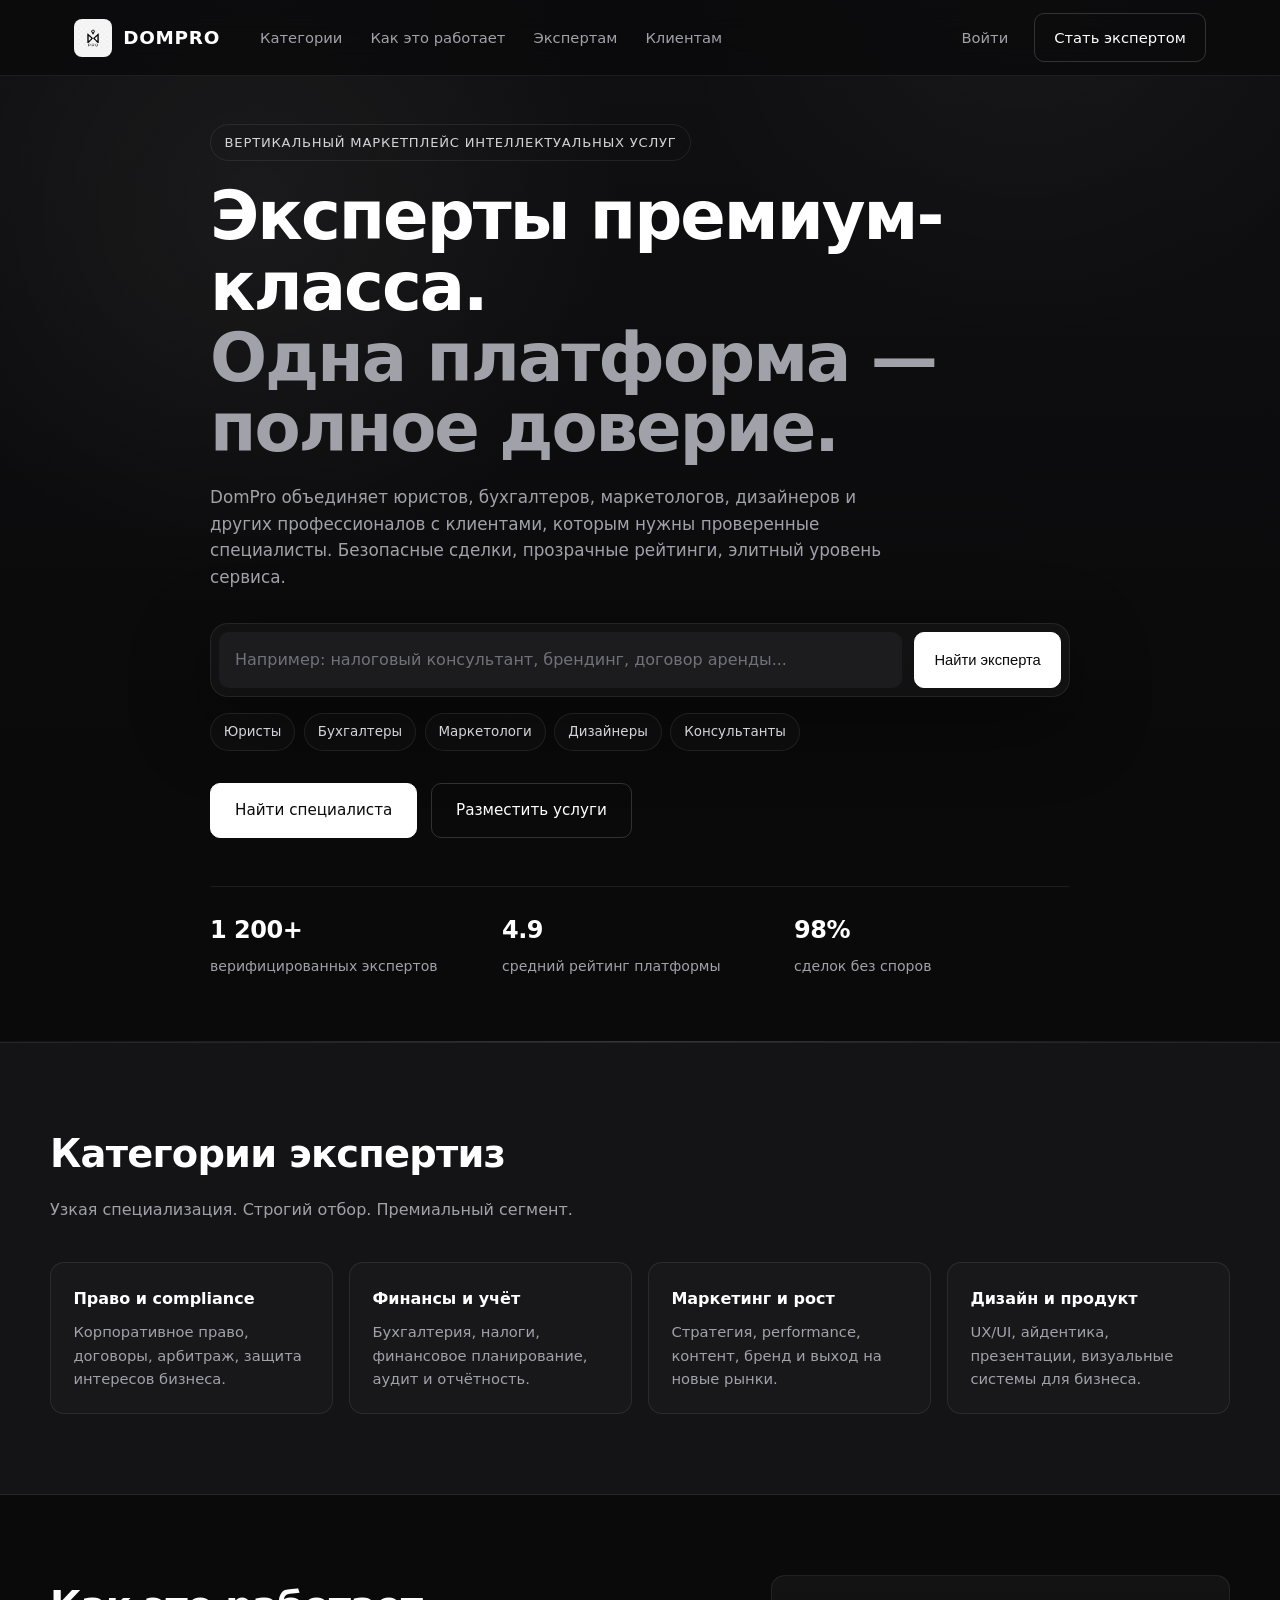
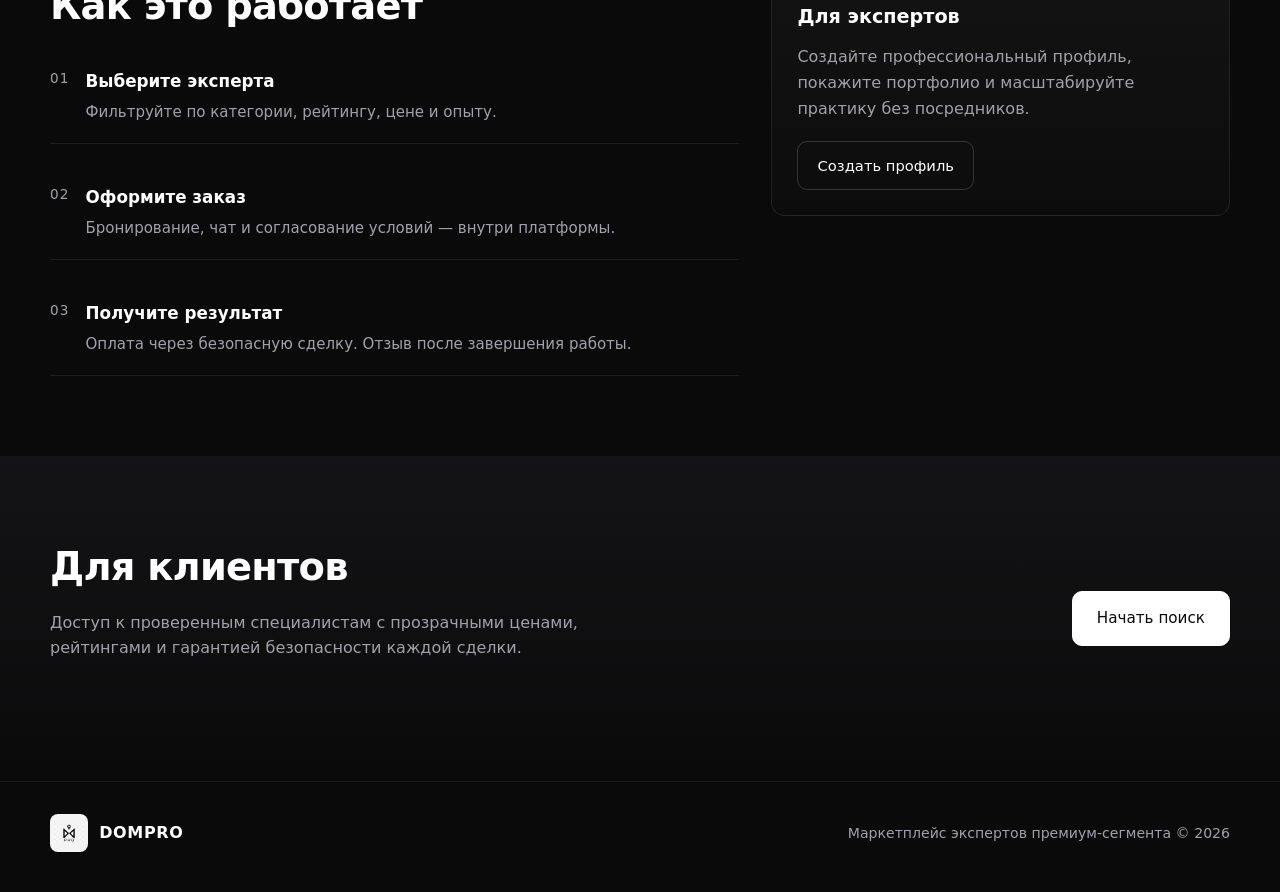
<file: index.html>
<!DOCTYPE html>
<html lang="ru">
<head>
  <meta charset="UTF-8" />
  <meta name="viewport" content="width=device-width, initial-scale=1.0" />
  <meta name="description" content="DomPro — премиальный маркетплейс экспертов. Найдите проверенных специалистов или масштабируйте свою практику." />
  <title>DomPro — Маркетплейс экспертов</title>
  <link rel="icon" href="assets/logo.png" type="image/png" />
  <link rel="stylesheet" href="css/style.css" />
</head>
<body>
  <header class="header">
    <div class="header-inner">
      <a href="index.html" class="logo">
        <img src="assets/logo.png" alt="DomPro" class="logo-img" />
        <span class="logo-text">DomPro</span>
      </a>

      <button class="nav-toggle" id="navToggle" aria-label="Открыть меню" aria-expanded="false">
        <span></span>
        <span></span>
      </button>

      <nav class="nav" id="mainNav">
        <a href="#categories">Категории</a>
        <a href="#how">Как это работает</a>
        <a href="#experts">Экспертам</a>
        <a href="#clients">Клиентам</a>
      </nav>

      <div class="header-actions">
        <a href="#" class="btn btn-ghost">Войти</a>
        <a href="#" class="btn btn-outline">Стать экспертом</a>
      </div>
    </div>
  </header>

  <main>
    <section class="hero" id="hero">
      <div class="hero-bg" aria-hidden="true"></div>

      <div class="hero-inner">
        <p class="hero-eyebrow">Вертикальный маркетплейс интеллектуальных услуг</p>

        <h1 class="hero-title">
          Эксперты премиум-класса.<br />
          <span class="hero-title-accent">Одна платформа — полное доверие.</span>
        </h1>

        <p class="hero-subtitle">
          DomPro объединяет юристов, бухгалтеров, маркетологов, дизайнеров и других
          профессионалов с клиентами, которым нужны проверенные специалисты.
          Безопасные сделки, прозрачные рейтинги, элитный уровень сервиса.
        </p>

        <form class="hero-search" id="heroSearch">
          <label class="sr-only" for="searchInput">Поиск эксперта или услуги</label>
          <input
            type="search"
            id="searchInput"
            placeholder="Например: налоговый консультант, брендинг, договор аренды..."
            autocomplete="off"
          />
          <button type="submit" class="btn btn-primary">Найти эксперта</button>
        </form>

        <div class="hero-tags" id="categoryTags">
          <button type="button" class="tag" data-query="юрист">Юристы</button>
          <button type="button" class="tag" data-query="бухгалтер">Бухгалтеры</button>
          <button type="button" class="tag" data-query="маркетолог">Маркетологи</button>
          <button type="button" class="tag" data-query="дизайнер">Дизайнеры</button>
          <button type="button" class="tag" data-query="консультант">Консультанты</button>
        </div>

        <div class="hero-cta">
          <a href="#" class="btn btn-primary btn-lg">Найти специалиста</a>
          <a href="#" class="btn btn-outline btn-lg">Разместить услуги</a>
        </div>

        <ul class="hero-stats">
          <li>
            <strong>1 200+</strong>
            <span>верифицированных экспертов</span>
          </li>
          <li>
            <strong>4.9</strong>
            <span>средний рейтинг платформы</span>
          </li>
          <li>
            <strong>98%</strong>
            <span>сделок без споров</span>
          </li>
        </ul>
      </div>
    </section>

    <section class="section section-dark" id="categories">
      <div class="section-inner">
        <h2 class="section-title">Категории экспертиз</h2>
        <p class="section-lead">Узкая специализация. Строгий отбор. Премиальный сегмент.</p>

        <div class="category-grid">
          <article class="category-card">
            <h3>Право и compliance</h3>
            <p>Корпоративное право, договоры, арбитраж, защита интересов бизнеса.</p>
          </article>
          <article class="category-card">
            <h3>Финансы и учёт</h3>
            <p>Бухгалтерия, налоги, финансовое планирование, аудит и отчётность.</p>
          </article>
          <article class="category-card">
            <h3>Маркетинг и рост</h3>
            <p>Стратегия, performance, контент, бренд и выход на новые рынки.</p>
          </article>
          <article class="category-card">
            <h3>Дизайн и продукт</h3>
            <p>UX/UI, айдентика, презентации, визуальные системы для бизнеса.</p>
          </article>
        </div>
      </div>
    </section>

    <section class="section" id="how">
      <div class="section-inner section-split">
        <div>
          <h2 class="section-title">Как это работает</h2>
          <ol class="steps">
            <li>
              <span class="step-num">01</span>
              <div>
                <h3>Выберите эксперта</h3>
                <p>Фильтруйте по категории, рейтингу, цене и опыту.</p>
              </div>
            </li>
            <li>
              <span class="step-num">02</span>
              <div>
                <h3>Оформите заказ</h3>
                <p>Бронирование, чат и согласование условий — внутри платформы.</p>
              </div>
            </li>
            <li>
              <span class="step-num">03</span>
              <div>
                <h3>Получите результат</h3>
                <p>Оплата через безопасную сделку. Отзыв после завершения работы.</p>
              </div>
            </li>
          </ol>
        </div>

        <aside class="trust-panel" id="experts">
          <h3>Для экспертов</h3>
          <p>Создайте профессиональный профиль, покажите портфолио и масштабируйте практику без посредников.</p>
          <a href="#" class="btn btn-outline">Создать профиль</a>
        </aside>
      </div>
    </section>

    <section class="section section-muted" id="clients">
      <div class="section-inner clients-banner">
        <div>
          <h2 class="section-title">Для клиентов</h2>
          <p class="section-lead">
            Доступ к проверенным специалистам с прозрачными ценами,
            рейтингами и гарантией безопасности каждой сделки.
          </p>
        </div>
        <a href="#" class="btn btn-primary btn-lg">Начать поиск</a>
      </div>
    </section>
  </main>

  <footer class="footer">
    <div class="footer-inner">
      <a href="index.html" class="logo logo-footer">
        <img src="assets/logo.png" alt="DomPro" class="logo-img" />
        <span class="logo-text">DomPro</span>
      </a>
      <p>Маркетплейс экспертов премиум-сегмента © 2026</p>
    </div>
  </footer>

  <script src="js/app.js"></script>
</body>
</html>
</file>
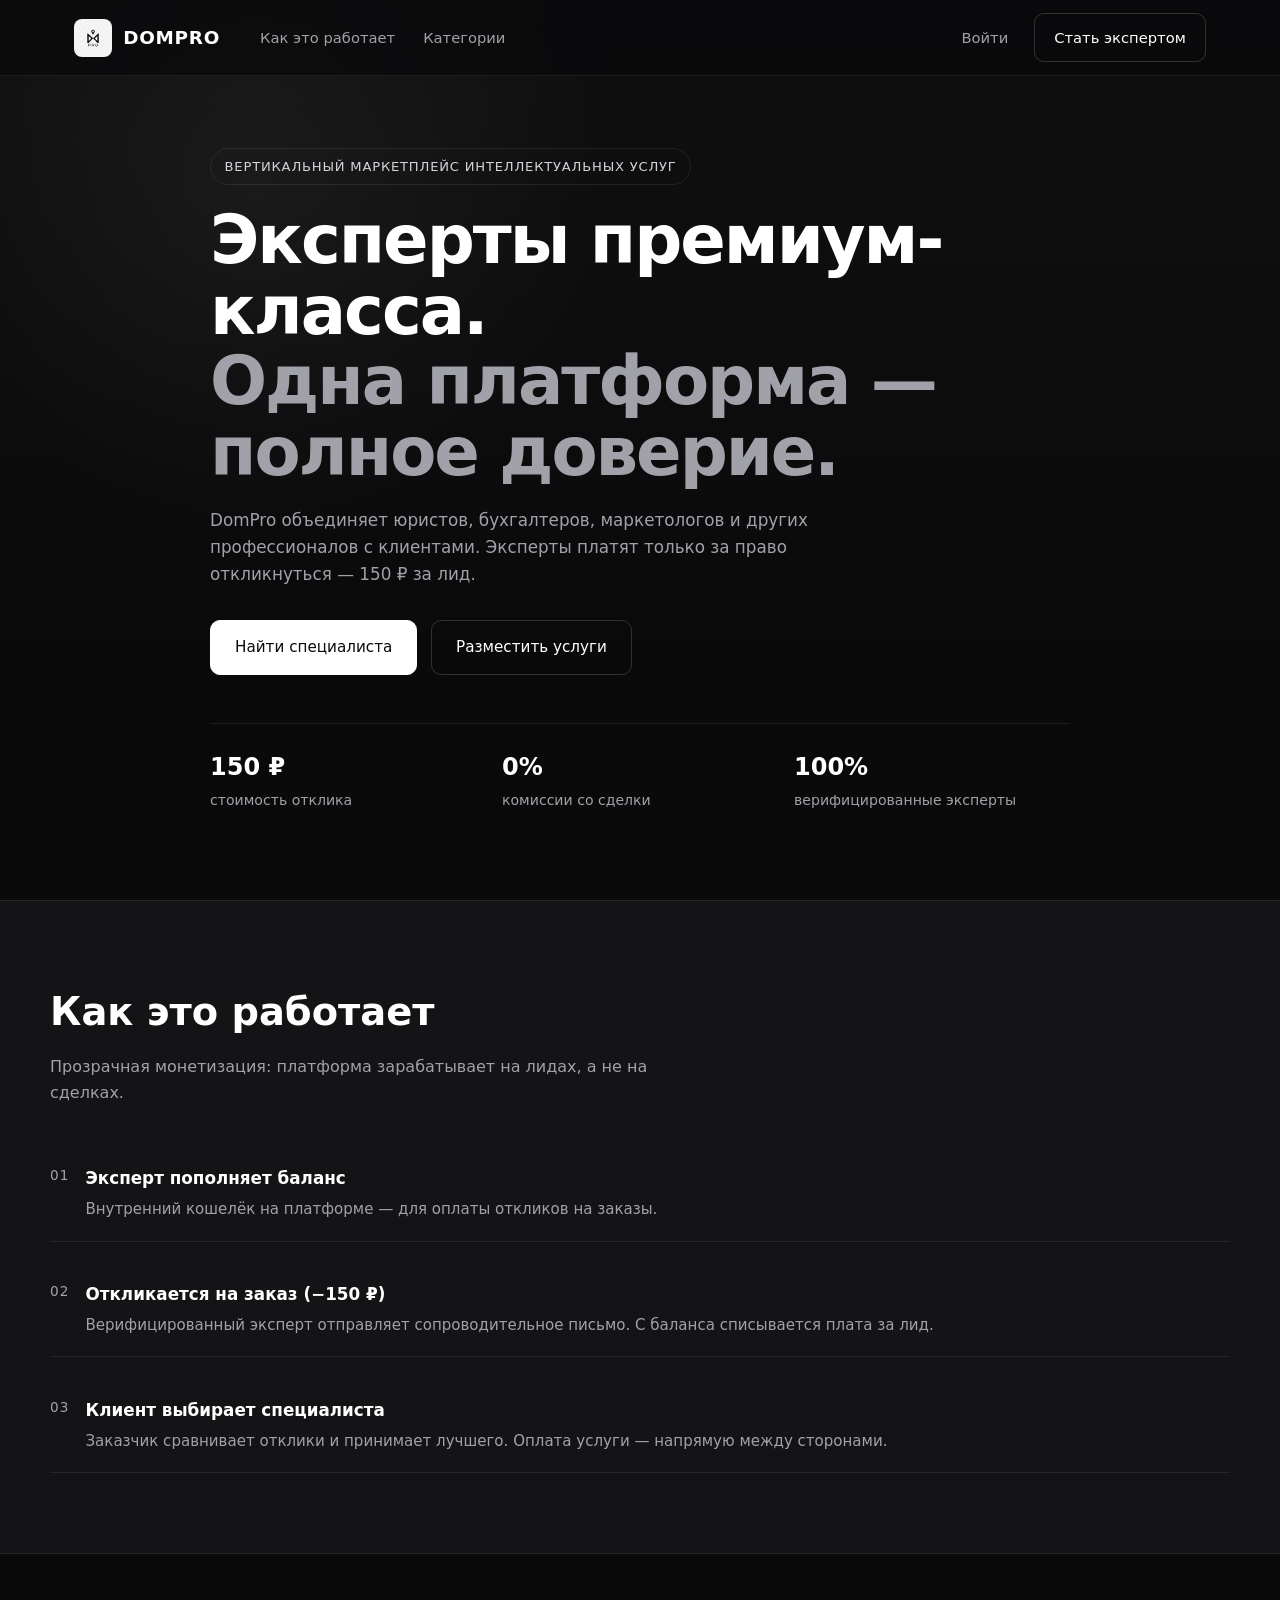
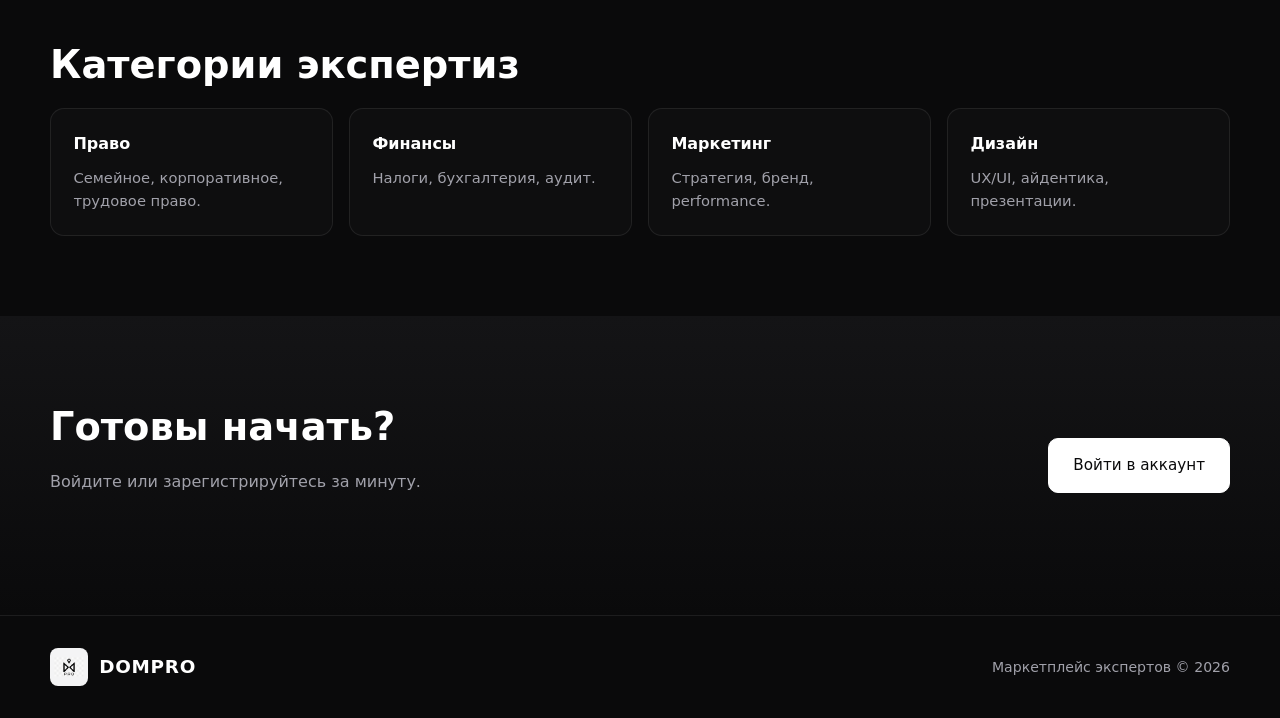
<file: frontend/index.html>
<!DOCTYPE html>
<html lang="ru">
<head>
  <meta charset="UTF-8" />
  <meta name="viewport" content="width=device-width, initial-scale=1.0" />
  <title>DomPro — Маркетплейс экспертов</title>
  <link rel="icon" href="../assets/logo.png" type="image/png" />
  <link rel="stylesheet" href="css/style.css" />
</head>
<body>
  <header class="header">
    <div class="header-inner">
      <a href="index.html" class="logo">
        <img src="../assets/logo.png" alt="DomPro" class="logo-img" />
        <span class="logo-text">DomPro</span>
      </a>
      <button class="nav-toggle" id="navToggle" aria-label="Меню"><span></span><span></span></button>
      <nav class="nav">
        <a href="#how">Как это работает</a>
        <a href="#categories">Категории</a>
      </nav>
      <div class="header-actions">
        <a href="login.html" class="btn btn-ghost">Войти</a>
        <a href="register-expert.html" class="btn btn-outline">Стать экспертом</a>
      </div>
    </div>
  </header>

  <main>
    <section class="hero">
      <div class="hero-bg" aria-hidden="true"></div>
      <div class="hero-inner">
        <p class="hero-eyebrow">Вертикальный маркетплейс интеллектуальных услуг</p>
        <h1 class="hero-title">
          Эксперты премиум-класса.<br />
          <span class="hero-title-accent">Одна платформа — полное доверие.</span>
        </h1>
        <p class="hero-subtitle">
          DomPro объединяет юристов, бухгалтеров, маркетологов и других профессионалов
          с клиентами. Эксперты платят только за право откликнуться — 150 ₽ за лид.
        </p>
        <div class="hero-cta">
          <a href="register-client.html" class="btn btn-primary btn-lg">Найти специалиста</a>
          <a href="register-expert.html" class="btn btn-outline btn-lg">Разместить услуги</a>
        </div>
        <ul class="hero-stats">
          <li><strong>150 ₽</strong><span>стоимость отклика</span></li>
          <li><strong>0%</strong><span>комиссии со сделки</span></li>
          <li><strong>100%</strong><span>верифицированные эксперты</span></li>
        </ul>
      </div>
    </section>

    <section class="section section-dark" id="how">
      <div class="section-inner">
        <h2 class="section-title">Как это работает</h2>
        <p class="section-lead">Прозрачная монетизация: платформа зарабатывает на лидах, а не на сделках.</p>
        <ol class="steps">
          <li>
            <span class="step-num">01</span>
            <div>
              <h3>Эксперт пополняет баланс</h3>
              <p>Внутренний кошелёк на платформе — для оплаты откликов на заказы.</p>
            </div>
          </li>
          <li>
            <span class="step-num">02</span>
            <div>
              <h3>Откликается на заказ (−150 ₽)</h3>
              <p>Верифицированный эксперт отправляет сопроводительное письмо. С баланса списывается плата за лид.</p>
            </div>
          </li>
          <li>
            <span class="step-num">03</span>
            <div>
              <h3>Клиент выбирает специалиста</h3>
              <p>Заказчик сравнивает отклики и принимает лучшего. Оплата услуги — напрямую между сторонами.</p>
            </div>
          </li>
        </ol>
      </div>
    </section>

    <section class="section" id="categories">
      <div class="section-inner">
        <h2 class="section-title">Категории экспертиз</h2>
        <div class="category-grid">
          <article class="category-card"><h3>Право</h3><p>Семейное, корпоративное, трудовое право.</p></article>
          <article class="category-card"><h3>Финансы</h3><p>Налоги, бухгалтерия, аудит.</p></article>
          <article class="category-card"><h3>Маркетинг</h3><p>Стратегия, бренд, performance.</p></article>
          <article class="category-card"><h3>Дизайн</h3><p>UX/UI, айдентика, презентации.</p></article>
        </div>
      </div>
    </section>

    <section class="section section-muted">
      <div class="section-inner clients-banner">
        <div>
          <h2 class="section-title">Готовы начать?</h2>
          <p class="section-lead">Войдите или зарегистрируйтесь за минуту.</p>
        </div>
        <a href="login.html" class="btn btn-primary btn-lg">Войти в аккаунт</a>
      </div>
    </section>
  </main>

  <footer class="footer">
    <div class="footer-inner">
      <a href="index.html" class="logo"><img src="../assets/logo.png" alt="" class="logo-img" /><span class="logo-text">DomPro</span></a>
      <p>Маркетплейс экспертов © 2026</p>
    </div>
  </footer>

  <script type="module">
    import { initMobileNav } from './js/common.js';
    initMobileNav();
  </script>
</body>
</html>
</file>
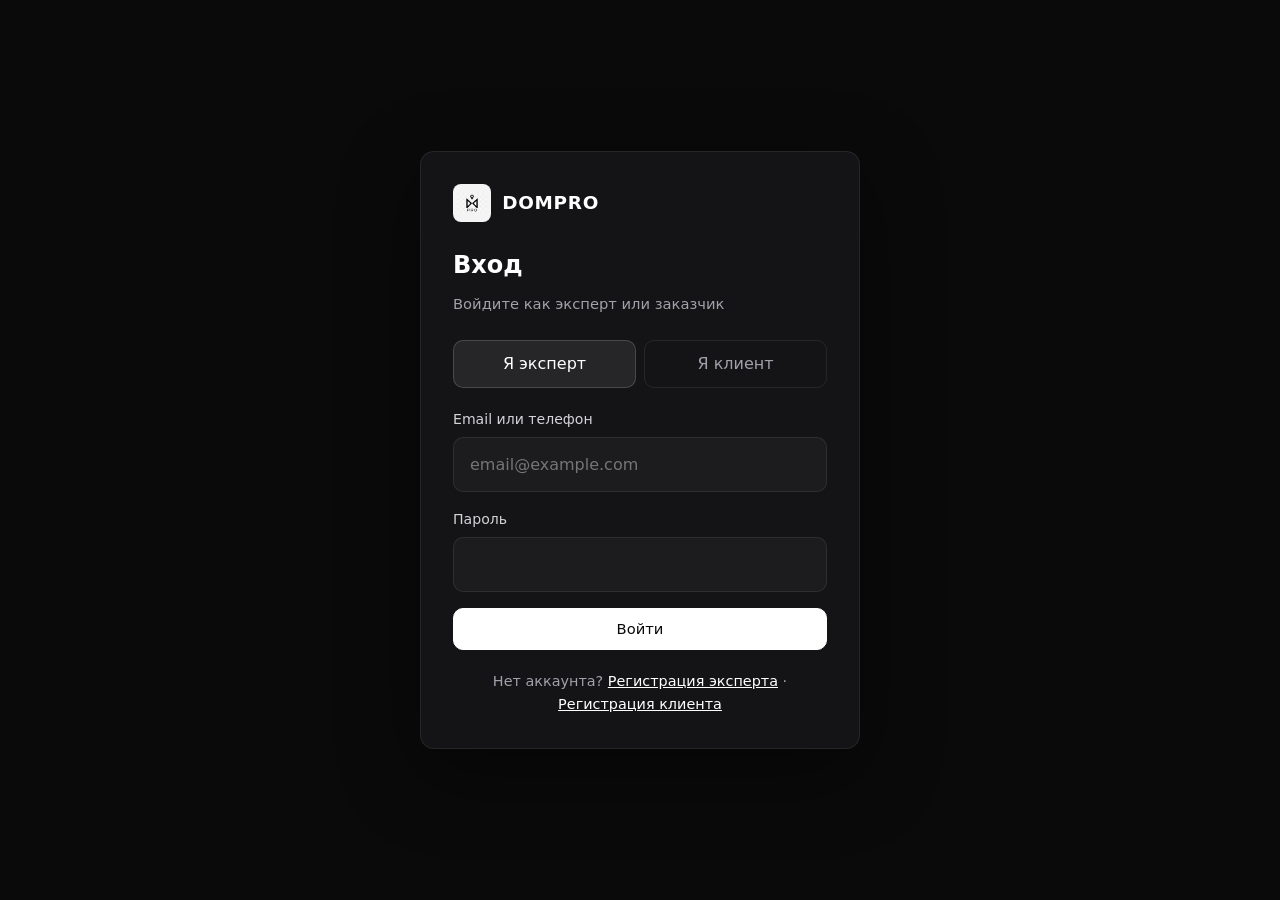
<file: frontend/client-dashboard.html>
<!DOCTYPE html>
<html lang="ru">
<head>
  <meta charset="UTF-8" />
  <meta name="viewport" content="width=device-width, initial-scale=1.0" />
  <title>Кабинет клиента — DomPro</title>
  <link rel="stylesheet" href="css/style.css" />
</head>
<body>
  <header class="header">
    <div class="header-inner">
      <a href="index.html" class="logo"><img src="../assets/logo.png" alt="" class="logo-img" /><span class="logo-text">DomPro</span></a>
      <div class="header-actions">
        <a href="#" id="logoutBtn" class="btn btn-outline">Выйти</a>
      </div>
    </div>
  </header>

  <main class="page">
    <div class="page-inner">
      <h1 class="page-title">Кабинет заказчика</h1>
      <p class="page-subtitle" id="userGreeting">Загрузка...</p>

      <div class="dashboard-grid">
        <section class="card card-full">
          <h2>Создать заказ</h2>
          <form id="createOrderForm">
            <div class="form-group"><label>Название</label><input name="title" required minlength="3" placeholder="Нужен юрист по разводу" /></div>
            <div class="form-group"><label>Описание</label><textarea name="description" placeholder="Подробности задачи"></textarea></div>
            <div class="form-group"><label>Категория</label>
              <select name="category" required>
                <option value="Семейное право">Семейное право</option>
                <option value="Корпоративное право">Корпоративное право</option>
                <option value="Налоговое право">Налоговое право</option>
                <option value="Трудовое право">Трудовое право</option>
                <option value="Интеллектуальная собственность">Интеллектуальная собственность</option>
              </select>
            </div>
            <div class="form-group"><label>Бюджет (₽)</label><input name="budget" type="number" min="0" step="1000" /></div>
            <div class="form-group"><label>Срок</label><input name="deadline" type="date" /></div>
            <button type="submit" class="btn btn-primary">Опубликовать заказ</button>
          </form>
        </section>

        <section class="card card-full">
          <h2>Мои заказы</h2>
          <ul class="list" id="ordersList"><li class="empty-state">Загрузка...</li></ul>
        </section>
      </div>
    </div>
  </main>

  <script type="module" src="js/pages/client-dashboard.js"></script>
</body>
</html>
</file>
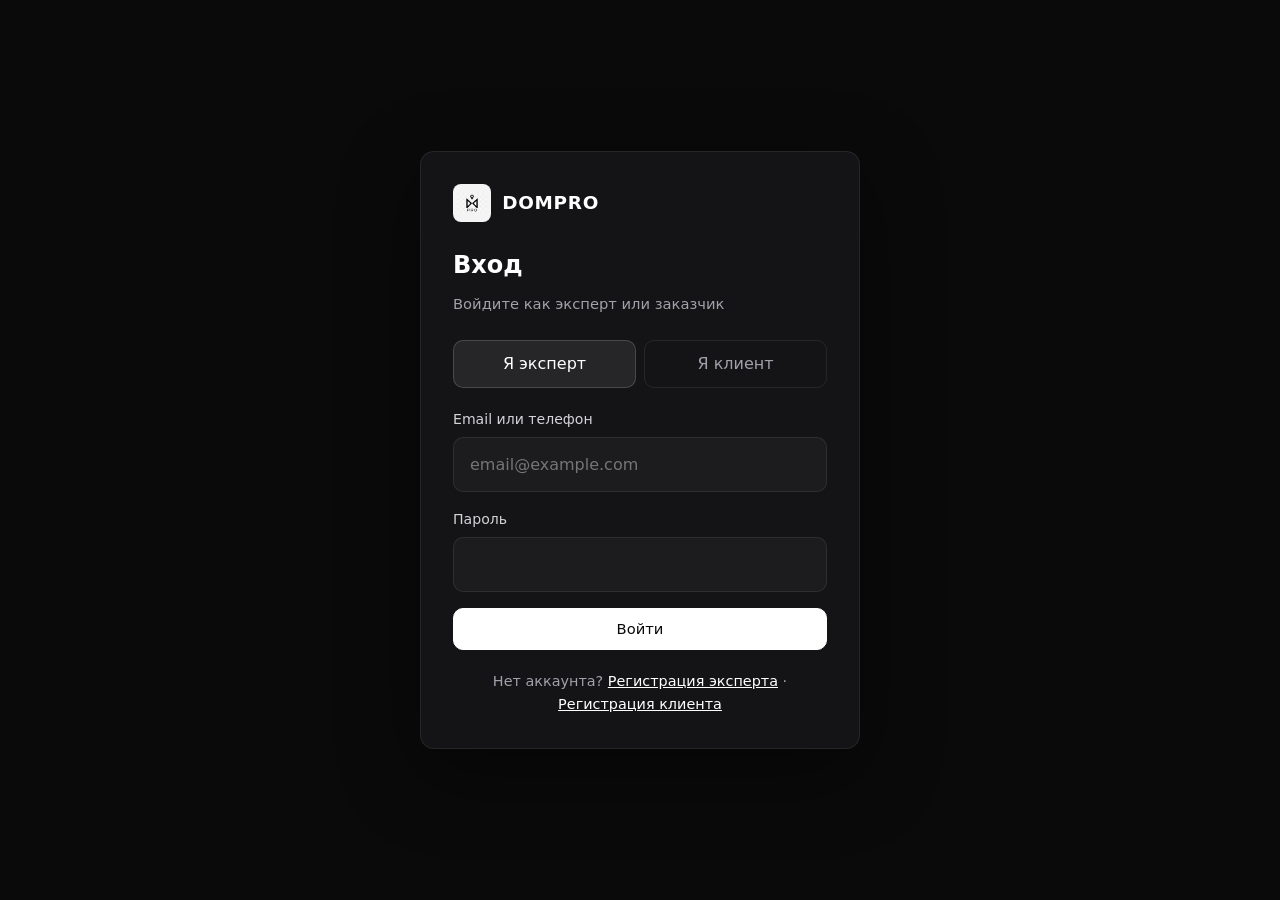
<file: frontend/expert-dashboard.html>
<!DOCTYPE html>
<html lang="ru">
<head>
  <meta charset="UTF-8" />
  <meta name="viewport" content="width=device-width, initial-scale=1.0" />
  <title>Кабинет эксперта — DomPro</title>
  <link rel="stylesheet" href="css/style.css" />
</head>
<body>
  <header class="header">
    <div class="header-inner">
      <a href="index.html" class="logo"><img src="../assets/logo.png" alt="" class="logo-img" /><span class="logo-text">DomPro</span></a>
      <div class="header-actions">
        <a href="orders.html" class="btn btn-ghost">Заказы</a>
        <a href="workspace.html#feed" class="btn btn-ghost">Workspace</a>
        <a href="#" id="logoutBtn" class="btn btn-outline">Выйти</a>
      </div>
    </div>
  </header>

  <main class="page">
    <div class="page-inner">
      <h1 class="page-title">Кабинет эксперта</h1>
      <p class="page-subtitle" id="userGreeting">Загрузка...</p>

      <div class="dashboard-grid">
        <section class="card">
          <h2>Профиль</h2>
          <div id="profileInfo"><p>Загрузка...</p></div>
          <div class="card-actions">
            <button class="btn btn-outline btn-sm" id="editProfileBtn">Редактировать</button>
          </div>
        </section>

        <section class="card">
          <h2>Верификация</h2>
          <div id="verificationInfo"><p>Загрузка...</p></div>
          <div class="card-actions" id="verificationActions"></div>
        </section>

        <section class="card">
          <h2>Кошелёк</h2>
          <p class="stat-value" id="balanceValue">—</p>
          <p>Для отклика нужно минимум 150 ₽</p>
          <div class="card-actions">
            <button class="btn btn-primary btn-sm" id="topupBtn">Пополнить</button>
          </div>
        </section>

        <section class="card">
          <h2>Заказы</h2>
          <p>Открытые заказы от клиентов платформы</p>
          <div class="card-actions">
            <a href="orders.html" class="btn btn-primary btn-sm">Смотреть заказы</a>
          </div>
        </section>

        <section class="card card-full">
          <h2>История транзакций</h2>
          <div id="transactionsList"><p class="empty-state">Загрузка...</p></div>
        </section>

        <section class="card card-full">
          <h2>Мои отклики</h2>
          <ul class="list" id="responsesList"><li class="empty-state">Загрузка...</li></ul>
        </section>
      </div>
    </div>
  </main>

  <!-- Модалка: редактирование профиля -->
  <div class="modal" id="profileModal">
    <div class="modal-backdrop" data-close></div>
    <div class="modal-content">
      <h2>Редактировать профиль</h2>
      <form id="profileForm">
        <div class="form-group"><label>ФИО</label><input name="full_name" required /></div>
        <div class="form-group"><label>Специализация</label><input name="specialization" required /></div>
        <div class="form-group"><label>Стаж (лет)</label><input name="experience_years" type="number" min="0" required /></div>
        <div class="form-group"><label>Описание</label><textarea name="description" required minlength="10"></textarea></div>
        <div class="form-group"><label>Образование</label><textarea name="education" placeholder="ВУЗ, курсы, сертификаты"></textarea></div>
        <div class="form-group"><label>Фото (URL)</label><input name="photo_url" type="url" placeholder="https://..." /></div>
        <div class="modal-actions">
          <button type="button" class="btn btn-ghost" data-close>Отмена</button>
          <button type="submit" class="btn btn-primary">Сохранить</button>
        </div>
      </form>
    </div>
  </div>

  <!-- Модалка: пополнение -->
  <div class="modal" id="topupModal">
    <div class="modal-backdrop" data-close></div>
    <div class="modal-content">
      <h2>Пополнить баланс</h2>
      <p style="color:var(--text-muted);margin-bottom:1rem;font-size:0.9rem">Заглушка — средства зачисляются мгновенно</p>
      <form id="topupForm">
        <div class="form-group"><label>Сумма (₽)</label><input name="amount" type="number" min="150" step="100" value="1000" required /></div>
        <div class="modal-actions">
          <button type="button" class="btn btn-ghost" data-close>Отмена</button>
          <button type="submit" class="btn btn-primary">Пополнить</button>
        </div>
      </form>
    </div>
  </div>

  <!-- Модалка: верификация -->
  <div class="modal" id="verificationModal">
    <div class="modal-backdrop" data-close></div>
    <div class="modal-content">
      <h2>Документы для верификации</h2>
      <form id="verificationForm">
        <div class="form-group"><label>ИНН</label><input name="inn" required pattern="[0-9]{10,12}" /></div>
        <div class="form-group"><label>Диплом (PDF/JPG)</label><input name="diploma_file" type="file" accept=".pdf,.jpg,.jpeg,.png" required /></div>
        <div class="form-group"><label>Статус самозанятого/ИП</label><input name="self_employment_file" type="file" accept=".pdf,.jpg,.jpeg,.png" required /></div>
        <div class="form-group"><label>Адвокатское удостоверение (опц.)</label><input name="bar_association_file" type="file" accept=".pdf,.jpg,.jpeg,.png" /></div>
        <div class="modal-actions">
          <button type="button" class="btn btn-ghost" data-close>Отмена</button>
          <button type="submit" class="btn btn-primary">Отправить</button>
        </div>
      </form>
    </div>
  </div>

  <script type="module" src="js/pages/expert-dashboard.js"></script>
</body>
</html>
</file>
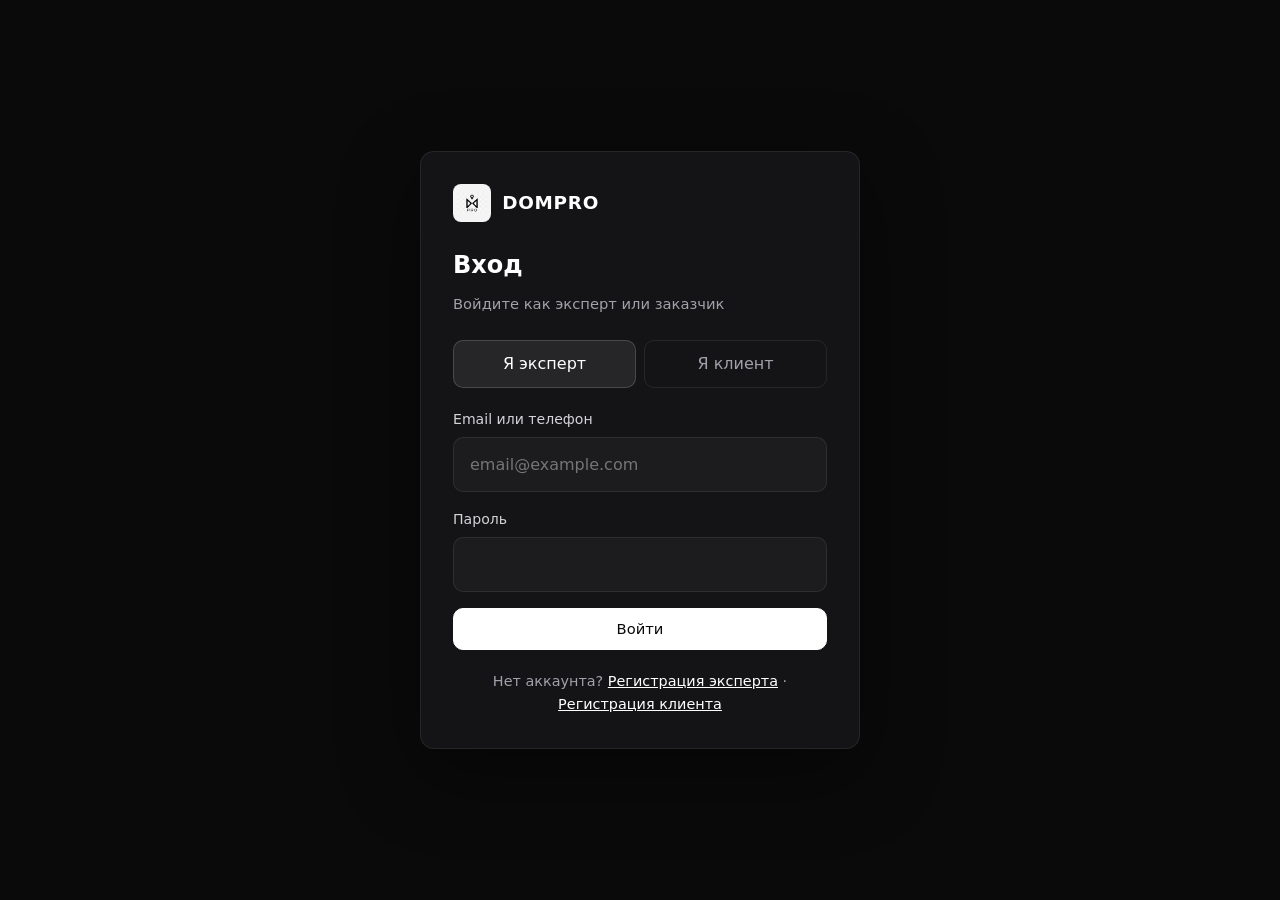
<file: frontend/login.html>
<!DOCTYPE html>
<html lang="ru">
<head>
  <meta charset="UTF-8" />
  <meta name="viewport" content="width=device-width, initial-scale=1.0" />
  <title>Вход — DomPro</title>
  <link rel="stylesheet" href="css/style.css" />
</head>
<body>
  <main class="auth-page">
    <div class="auth-card">
      <a href="index.html" class="logo" style="margin-bottom:1.5rem">
        <img src="../assets/logo.png" alt="" class="logo-img" />
        <span class="logo-text">DomPro</span>
      </a>
      <h1>Вход</h1>
      <p class="lead">Войдите как эксперт или заказчик</p>

      <div class="role-switch">
        <button type="button" class="active" data-role="expert">Я эксперт</button>
        <button type="button" data-role="client">Я клиент</button>
      </div>

      <form id="loginForm">
        <div class="form-group">
          <label for="login">Email или телефон</label>
          <input id="login" name="login" type="text" required placeholder="email@example.com" />
        </div>
        <div class="form-group">
          <label for="password">Пароль</label>
          <input id="password" name="password" type="password" required minlength="8" />
        </div>
        <button type="submit" class="btn btn-primary btn-block">Войти</button>
      </form>

      <p class="form-footer">
        Нет аккаунта?
        <a href="register-expert.html" id="linkExpert">Регистрация эксперта</a> ·
        <a href="register-client.html" id="linkClient">Регистрация клиента</a>
      </p>
    </div>
  </main>
  <script type="module" src="js/pages/login.js"></script>
</body>
</html>
</file>
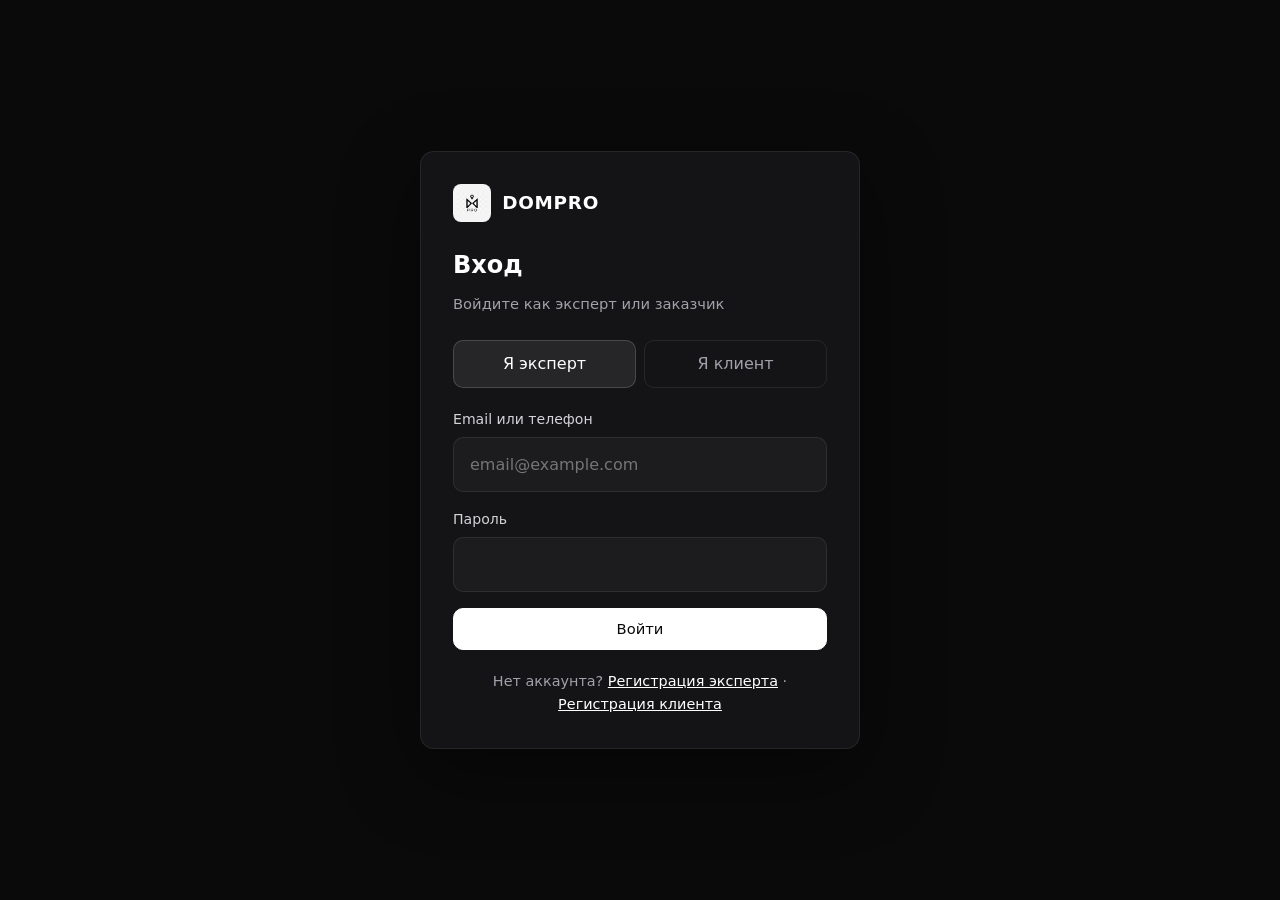
<file: frontend/order-detail.html>
<!DOCTYPE html>
<html lang="ru">
<head>
  <meta charset="UTF-8" />
  <meta name="viewport" content="width=device-width, initial-scale=1.0" />
  <title>Заказ — DomPro</title>
  <link rel="stylesheet" href="css/style.css" />
</head>
<body>
  <header class="header">
    <div class="header-inner">
      <a href="client-dashboard.html" class="logo"><img src="../assets/logo.png" alt="" class="logo-img" /><span class="logo-text">DomPro</span></a>
      <div class="header-actions">
        <a href="client-dashboard.html" class="btn btn-ghost">Назад</a>
        <a href="#" id="logoutBtn" class="btn btn-outline">Выйти</a>
      </div>
    </div>
  </header>

  <main class="page">
    <div class="page-inner">
      <div id="orderInfo"><p class="empty-state">Загрузка заказа...</p></div>
      <div id="contractSection"></div>
      <section class="card" style="margin-top:1.5rem" id="responsesSection">
        <h2>Отклики экспертов</h2>
        <ul class="list" id="responsesList"><li class="empty-state">Загрузка...</li></ul>
      </section>
    </div>
  </main>

  <script type="module" src="js/pages/order-detail.js"></script>
</body>
</html>
</file>
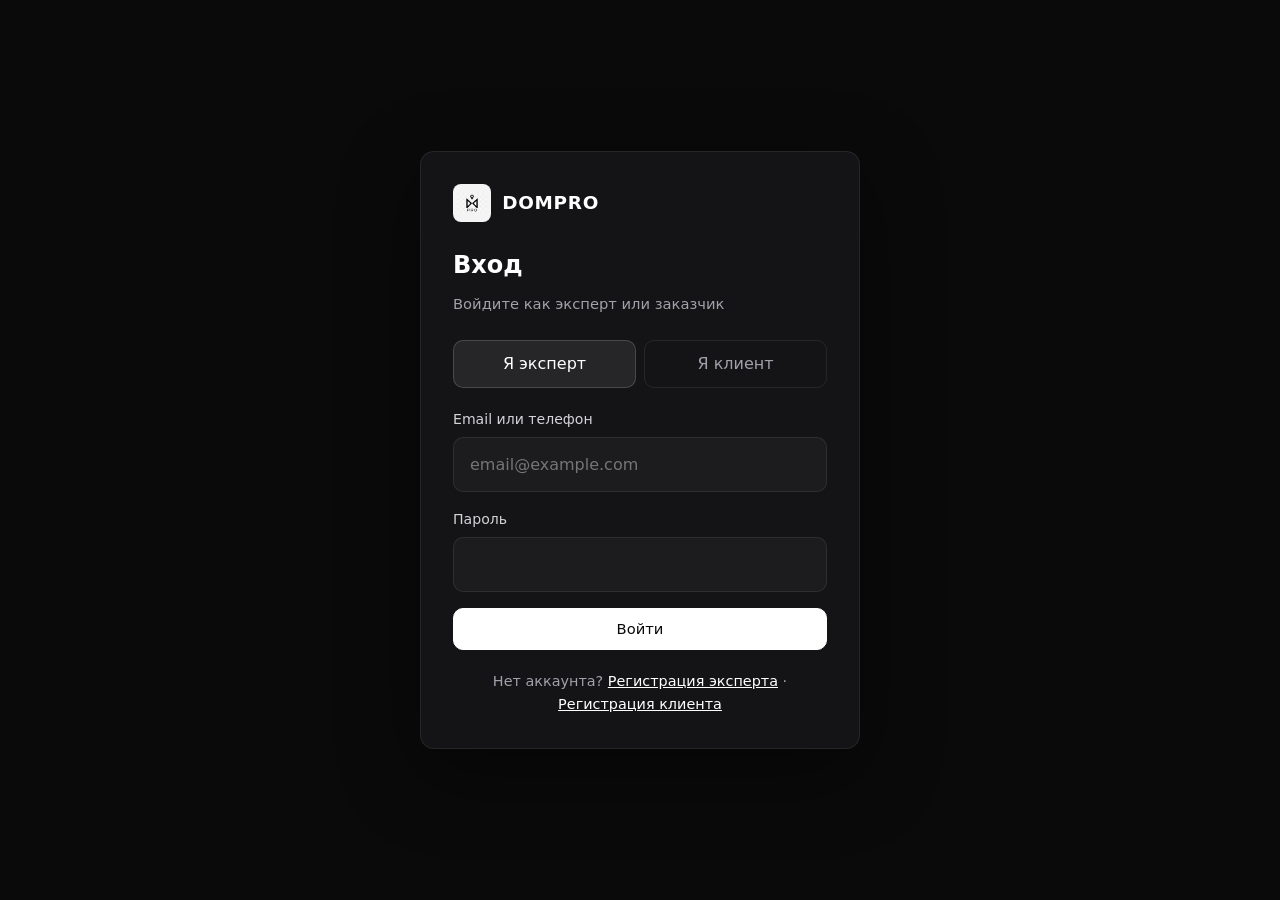
<file: frontend/orders.html>
<!DOCTYPE html>
<html lang="ru">
<head>
  <meta charset="UTF-8" />
  <meta name="viewport" content="width=device-width, initial-scale=1.0" />
  <title>Заказы — DomPro</title>
  <link rel="stylesheet" href="css/style.css" />
</head>
<body>
  <header class="header">
    <div class="header-inner">
      <a href="expert-dashboard.html" class="logo"><img src="../assets/logo.png" alt="" class="logo-img" /><span class="logo-text">DomPro</span></a>
      <div class="header-actions">
        <span id="balanceBadge" class="badge">—</span>
        <a href="expert-dashboard.html" class="btn btn-ghost">Кабинет</a>
        <a href="#" id="logoutBtn" class="btn btn-outline">Выйти</a>
      </div>
    </div>
  </header>

  <main class="page">
    <div class="page-inner">
      <h1 class="page-title">Открытые заказы</h1>
      <p class="page-subtitle">Отклик стоит 150 ₽. Нужна верификация и достаточный баланс.</p>
      <ul class="list" id="ordersList"><li class="empty-state">Загрузка...</li></ul>
    </div>
  </main>

  <div class="modal" id="responseModal">
    <div class="modal-backdrop" data-close></div>
    <div class="modal-content">
      <h2>Откликнуться на заказ</h2>
      <p id="responseOrderTitle" style="color:var(--text-muted);margin-bottom:1rem"></p>
      <form id="responseForm">
        <div class="form-group">
          <label>Сопроводительное письмо</label>
          <textarea name="message" placeholder="Расскажите, почему вы подходите для этой задачи"></textarea>
        </div>
        <p style="font-size:0.85rem;color:var(--text-muted)">С баланса будет списано 150 ₽</p>
        <div class="modal-actions">
          <button type="button" class="btn btn-ghost" data-close>Отмена</button>
          <button type="submit" class="btn btn-primary">Отправить отклик</button>
        </div>
      </form>
    </div>
  </div>

  <script type="module" src="js/pages/orders.js"></script>
</body>
</html>
</file>
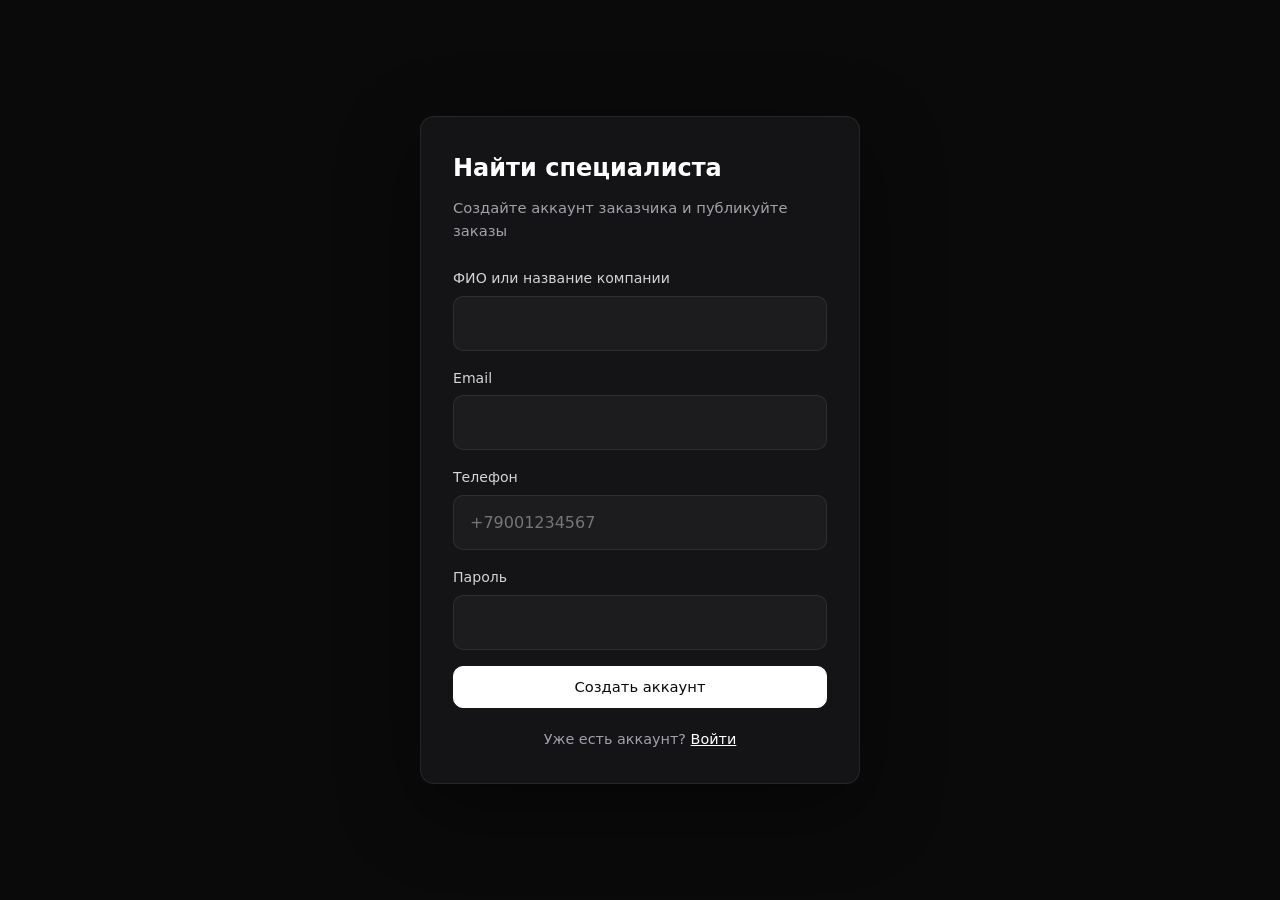
<file: frontend/register-client.html>
<!DOCTYPE html>
<html lang="ru">
<head>
  <meta charset="UTF-8" />
  <meta name="viewport" content="width=device-width, initial-scale=1.0" />
  <title>Регистрация клиента — DomPro</title>
  <link rel="stylesheet" href="css/style.css" />
</head>
<body>
  <main class="auth-page">
    <div class="auth-card">
      <h1>Найти специалиста</h1>
      <p class="lead">Создайте аккаунт заказчика и публикуйте заказы</p>

      <form id="registerForm">
        <div class="form-group">
          <label for="full_name">ФИО или название компании</label>
          <input id="full_name" name="full_name" required />
        </div>
        <div class="form-group">
          <label for="email">Email</label>
          <input id="email" name="email" type="email" required />
        </div>
        <div class="form-group">
          <label for="phone">Телефон</label>
          <input id="phone" name="phone" type="tel" required placeholder="+79001234567" />
        </div>
        <div class="form-group">
          <label for="password">Пароль</label>
          <input id="password" name="password" type="password" required minlength="8" />
        </div>
        <button type="submit" class="btn btn-primary btn-block">Создать аккаунт</button>
      </form>

      <p class="form-footer">Уже есть аккаунт? <a href="login.html">Войти</a></p>
    </div>
  </main>
  <script type="module" src="js/pages/register-client.js"></script>
</body>
</html>
</file>
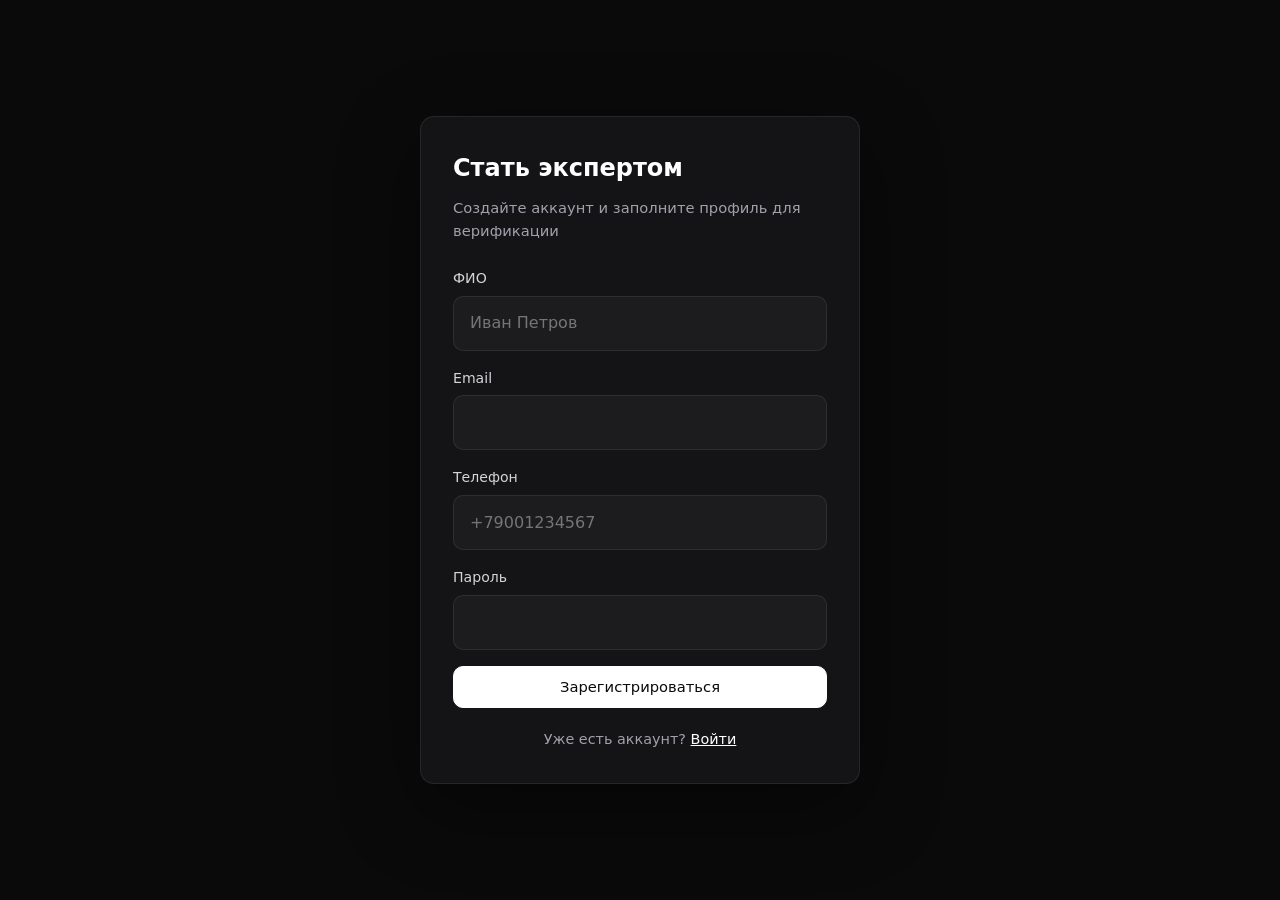
<file: frontend/register-expert.html>
<!DOCTYPE html>
<html lang="ru">
<head>
  <meta charset="UTF-8" />
  <meta name="viewport" content="width=device-width, initial-scale=1.0" />
  <title>Регистрация эксперта — DomPro</title>
  <link rel="stylesheet" href="css/style.css" />
</head>
<body>
  <main class="auth-page">
    <div class="auth-card">
      <h1>Стать экспертом</h1>
      <p class="lead">Создайте аккаунт и заполните профиль для верификации</p>

      <form id="registerForm">
        <div class="form-group">
          <label for="full_name">ФИО</label>
          <input id="full_name" name="full_name" required placeholder="Иван Петров" />
        </div>
        <div class="form-group">
          <label for="email">Email</label>
          <input id="email" name="email" type="email" required />
        </div>
        <div class="form-group">
          <label for="phone">Телефон</label>
          <input id="phone" name="phone" type="tel" required placeholder="+79001234567" />
        </div>
        <div class="form-group">
          <label for="password">Пароль</label>
          <input id="password" name="password" type="password" required minlength="8" />
        </div>
        <button type="submit" class="btn btn-primary btn-block">Зарегистрироваться</button>
      </form>

      <p class="form-footer">Уже есть аккаунт? <a href="login.html">Войти</a></p>
    </div>
  </main>
  <script type="module" src="js/pages/register-expert.js"></script>
</body>
</html>
</file>
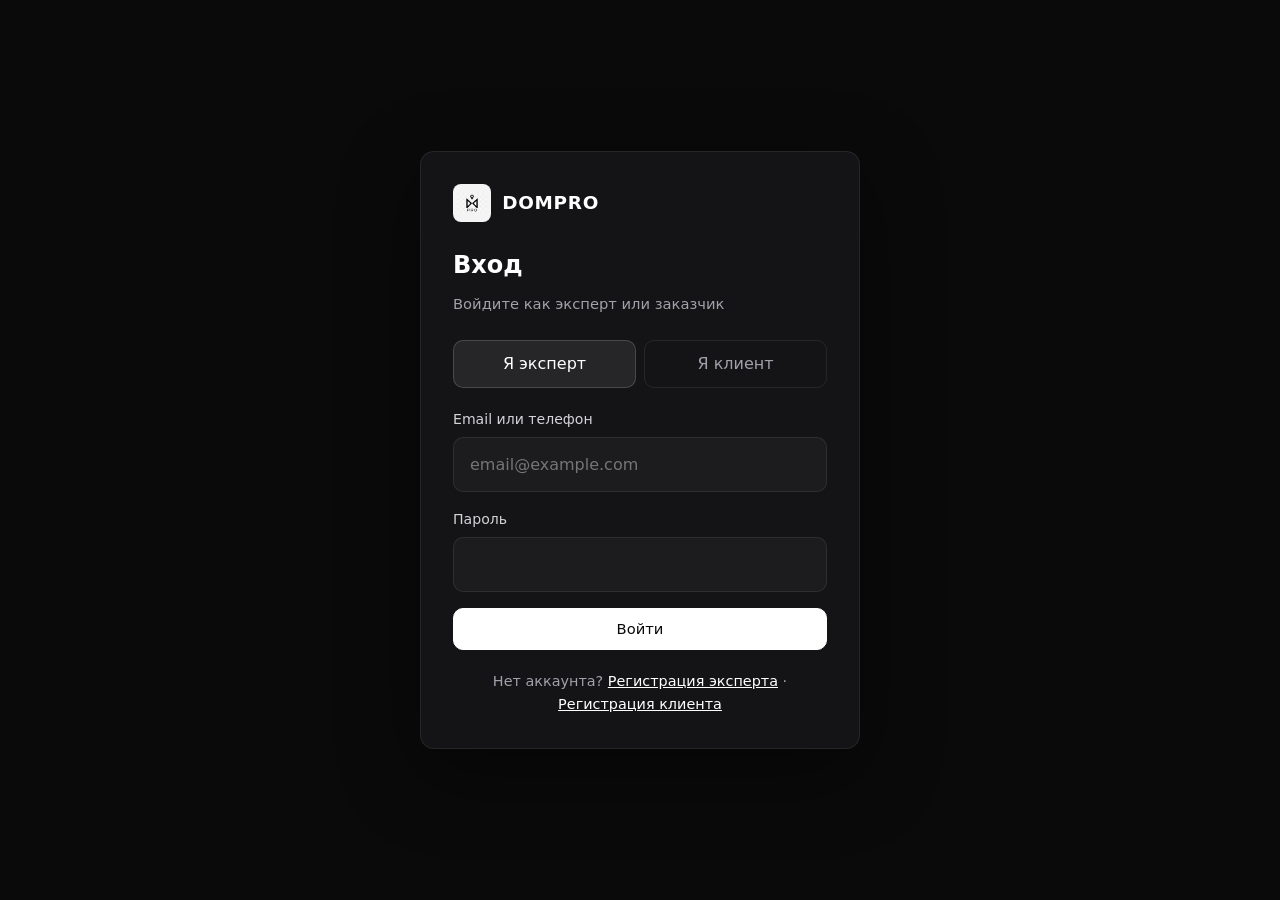
<file: frontend/workspace.html>
<!DOCTYPE html>
<html lang="ru">
<head>
  <meta charset="UTF-8" />
  <meta name="viewport" content="width=device-width, initial-scale=1.0" />
  <title>Workspace эксперта — DomPro</title>
  <link rel="stylesheet" href="css/style.css" />
  <link rel="stylesheet" href="css/workspace.css" />
</head>
<body>
  <div class="workspace-layout">
    <aside class="workspace-sidebar">
      <a href="index.html" class="workspace-logo">DomPro Workspace</a>
      <nav class="workspace-nav" id="workspaceNav">
        <a class="workspace-link" data-route="feed" href="#feed">Лента</a>
        <a class="workspace-link" data-route="clients" href="#clients">Мои клиенты</a>
        <a class="workspace-link" data-route="contracts" href="#contracts">Договоры</a>
        <a class="workspace-link" data-route="friends" href="#friends">Друзья</a>
        <a class="workspace-link" data-route="blogs" href="#blogs">Блоги</a>
        <a class="workspace-link" data-route="laws" href="#laws">Законодательство</a>
      </nav>
      <button id="logoutBtn" class="btn btn-outline btn-sm workspace-logout">Выйти</button>
    </aside>

    <main class="workspace-main">
      <header class="workspace-header">
        <h1 id="workspaceTitle">Workspace</h1>
        <p id="workspaceSubtitle">Загрузка...</p>
      </header>
      <section id="workspaceContent" class="workspace-content"></section>
    </main>
  </div>

  <script type="module" src="js/pages/workspace.js"></script>
</body>
</html>
</file>
<file: css/style.css>
:root {
  --bg-deep: #0a0a0b;
  --bg-graphite: #141416;
  --bg-elevated: #1c1c1f;
  --bg-muted: #f4f4f5;
  --border: rgba(255, 255, 255, 0.08);
  --border-strong: rgba(255, 255, 255, 0.16);
  --text: #ffffff;
  --text-muted: #a1a1aa;
  --text-soft: #d4d4d8;
  --accent: #e4e4e7;
  --shadow: 0 24px 80px rgba(0, 0, 0, 0.45);
  --radius: 14px;
  --radius-sm: 10px;
  --header-height: 76px;
  --font: "Segoe UI", system-ui, -apple-system, sans-serif;
}

* {
  margin: 0;
  padding: 0;
  box-sizing: border-box;
}

html {
  scroll-behavior: smooth;
}

body {
  font-family: var(--font);
  background: var(--bg-deep);
  color: var(--text);
  min-height: 100vh;
  line-height: 1.6;
}

a {
  color: inherit;
}

.sr-only {
  position: absolute;
  width: 1px;
  height: 1px;
  padding: 0;
  margin: -1px;
  overflow: hidden;
  clip: rect(0, 0, 0, 0);
  white-space: nowrap;
  border: 0;
}

/* Header */

.header {
  position: fixed;
  inset: 0 0 auto 0;
  z-index: 100;
  height: var(--header-height);
  background: rgba(10, 10, 11, 0.82);
  backdrop-filter: blur(16px);
  border-bottom: 1px solid var(--border);
}

.header-inner {
  max-width: 1180px;
  height: 100%;
  margin: 0 auto;
  padding: 0 1.5rem;
  display: flex;
  align-items: center;
  gap: 1.5rem;
}

.logo {
  display: flex;
  align-items: center;
  gap: 0.7rem;
  text-decoration: none;
  color: var(--text);
  flex-shrink: 0;
}

.logo-img {
  width: 38px;
  height: 38px;
  object-fit: contain;
  border-radius: 8px;
  background: #f4f4f5;
  padding: 4px;
}

.logo-text {
  font-size: 1.15rem;
  font-weight: 600;
  letter-spacing: 0.04em;
  text-transform: uppercase;
}

.nav {
  display: flex;
  align-items: center;
  gap: 1.75rem;
  margin-left: 1rem;
}

.nav a {
  color: var(--text-muted);
  text-decoration: none;
  font-size: 0.92rem;
  transition: color 0.2s ease;
}

.nav a:hover {
  color: var(--text);
}

.header-actions {
  display: flex;
  align-items: center;
  gap: 0.75rem;
  margin-left: auto;
}

.nav-toggle {
  display: none;
  width: 42px;
  height: 42px;
  border: 1px solid var(--border);
  border-radius: var(--radius-sm);
  background: transparent;
  margin-left: auto;
  cursor: pointer;
}

.nav-toggle span {
  display: block;
  width: 18px;
  height: 1.5px;
  margin: 5px auto;
  background: var(--text);
}

/* Buttons */

.btn {
  display: inline-flex;
  align-items: center;
  justify-content: center;
  padding: 0.72rem 1.2rem;
  border-radius: var(--radius-sm);
  font-size: 0.92rem;
  font-weight: 500;
  text-decoration: none;
  border: 1px solid transparent;
  cursor: pointer;
  transition: background 0.2s ease, border-color 0.2s ease, color 0.2s ease;
  white-space: nowrap;
}

.btn-primary {
  background: var(--text);
  color: var(--bg-deep);
  border-color: var(--text);
}

.btn-primary:hover {
  background: var(--accent);
  border-color: var(--accent);
}

.btn-outline {
  background: transparent;
  color: var(--text);
  border-color: var(--border-strong);
}

.btn-outline:hover {
  background: rgba(255, 255, 255, 0.04);
  border-color: rgba(255, 255, 255, 0.28);
}

.btn-ghost {
  background: transparent;
  color: var(--text-muted);
  padding-inline: 0.8rem;
}

.btn-ghost:hover {
  color: var(--text);
}

.btn-lg {
  padding: 0.9rem 1.5rem;
  font-size: 0.95rem;
}

/* Hero */

.hero {
  position: relative;
  min-height: 100vh;
  display: flex;
  align-items: center;
  padding: calc(var(--header-height) + 3rem) 1.5rem 4rem;
  overflow: hidden;
}

.hero-bg {
  position: absolute;
  inset: 0;
  background:
    radial-gradient(circle at 20% 20%, rgba(255, 255, 255, 0.05), transparent 28%),
    radial-gradient(circle at 80% 0%, rgba(255, 255, 255, 0.03), transparent 24%),
    linear-gradient(180deg, #101012 0%, var(--bg-deep) 72%);
}

.hero-bg::after {
  content: "";
  position: absolute;
  inset: auto -10% 0;
  height: 1px;
  background: linear-gradient(90deg, transparent, rgba(255, 255, 255, 0.18), transparent);
}

.hero-inner {
  position: relative;
  max-width: 860px;
  margin: 0 auto;
}

.hero-eyebrow {
  display: inline-block;
  margin-bottom: 1.25rem;
  padding: 0.45rem 0.85rem;
  border: 1px solid var(--border);
  border-radius: 999px;
  color: var(--text-soft);
  font-size: 0.82rem;
  letter-spacing: 0.06em;
  text-transform: uppercase;
}

.hero-title {
  font-size: clamp(2.4rem, 6vw, 4.2rem);
  line-height: 1.05;
  font-weight: 600;
  letter-spacing: -0.03em;
  margin-bottom: 1.25rem;
}

.hero-title-accent {
  color: var(--text-muted);
}

.hero-subtitle {
  max-width: 680px;
  color: var(--text-muted);
  font-size: 1.05rem;
  margin-bottom: 2rem;
}

.hero-search {
  display: flex;
  gap: 0.75rem;
  padding: 0.5rem;
  background: rgba(255, 255, 255, 0.03);
  border: 1px solid var(--border);
  border-radius: calc(var(--radius) + 4px);
  box-shadow: var(--shadow);
  margin-bottom: 1rem;
}

.hero-search input {
  flex: 1;
  min-width: 0;
  padding: 0.95rem 1rem;
  border: none;
  border-radius: var(--radius-sm);
  background: var(--bg-elevated);
  color: var(--text);
  font: inherit;
}

.hero-search input::placeholder {
  color: #71717a;
}

.hero-search input:focus {
  outline: 1px solid rgba(255, 255, 255, 0.18);
}

.hero-tags {
  display: flex;
  flex-wrap: wrap;
  gap: 0.55rem;
  margin-bottom: 2rem;
}

.tag {
  padding: 0.45rem 0.8rem;
  border-radius: 999px;
  border: 1px solid var(--border);
  background: rgba(255, 255, 255, 0.02);
  color: var(--text-soft);
  font: inherit;
  font-size: 0.84rem;
  cursor: pointer;
  transition: background 0.2s ease, border-color 0.2s ease;
}

.tag:hover,
.tag.active {
  background: rgba(255, 255, 255, 0.06);
  border-color: var(--border-strong);
  color: var(--text);
}

.hero-cta {
  display: flex;
  flex-wrap: wrap;
  gap: 0.85rem;
  margin-bottom: 3rem;
}

.hero-stats {
  list-style: none;
  display: grid;
  grid-template-columns: repeat(3, minmax(0, 1fr));
  gap: 1rem;
  padding-top: 1.5rem;
  border-top: 1px solid var(--border);
}

.hero-stats li {
  padding-right: 1rem;
}

.hero-stats strong {
  display: block;
  font-size: 1.5rem;
  font-weight: 600;
  letter-spacing: -0.02em;
  margin-bottom: 0.2rem;
}

.hero-stats span {
  color: var(--text-muted);
  font-size: 0.88rem;
}

/* Sections */

.section {
  padding: 5rem 1.5rem;
  background: var(--bg-deep);
}

.section-dark {
  background: var(--bg-graphite);
  border-block: 1px solid var(--border);
}

.section-muted {
  background: linear-gradient(180deg, var(--bg-graphite), var(--bg-deep));
}

.section-inner {
  max-width: 1180px;
  margin: 0 auto;
}

.section-title {
  font-size: clamp(1.7rem, 3vw, 2.4rem);
  font-weight: 600;
  letter-spacing: -0.02em;
  margin-bottom: 0.75rem;
}

.section-lead {
  color: var(--text-muted);
  max-width: 620px;
  margin-bottom: 2.5rem;
}

.category-grid {
  display: grid;
  grid-template-columns: repeat(4, minmax(0, 1fr));
  gap: 1rem;
}

.category-card {
  padding: 1.4rem;
  border: 1px solid var(--border);
  border-radius: var(--radius);
  background: rgba(255, 255, 255, 0.02);
  transition: border-color 0.2s ease, transform 0.2s ease;
}

.category-card:hover {
  border-color: var(--border-strong);
  transform: translateY(-2px);
}

.category-card h3 {
  font-size: 1rem;
  margin-bottom: 0.55rem;
}

.category-card p {
  color: var(--text-muted);
  font-size: 0.92rem;
}

.section-split {
  display: grid;
  grid-template-columns: 1.2fr 0.8fr;
  gap: 2rem;
  align-items: start;
}

.steps {
  list-style: none;
  display: grid;
  gap: 1.25rem;
}

.steps li {
  display: grid;
  grid-template-columns: auto 1fr;
  gap: 1rem;
  padding: 1.2rem 0;
  border-bottom: 1px solid var(--border);
}

.step-num {
  color: var(--text-muted);
  font-size: 0.85rem;
  letter-spacing: 0.08em;
}

.steps h3 {
  font-size: 1.05rem;
  margin-bottom: 0.35rem;
}

.steps p {
  color: var(--text-muted);
  font-size: 0.94rem;
}

.trust-panel {
  padding: 1.6rem;
  border: 1px solid var(--border);
  border-radius: var(--radius);
  background: linear-gradient(180deg, rgba(255, 255, 255, 0.04), rgba(255, 255, 255, 0.01));
}

.trust-panel h3 {
  font-size: 1.2rem;
  margin-bottom: 0.75rem;
}

.trust-panel p {
  color: var(--text-muted);
  margin-bottom: 1.25rem;
}

.clients-banner {
  display: flex;
  align-items: center;
  justify-content: space-between;
  gap: 2rem;
}

/* Footer */

.footer {
  border-top: 1px solid var(--border);
  padding: 2rem 1.5rem 2.5rem;
  background: var(--bg-deep);
}

.footer-inner {
  max-width: 1180px;
  margin: 0 auto;
  display: flex;
  align-items: center;
  justify-content: space-between;
  gap: 1rem;
  flex-wrap: wrap;
}

.logo-footer .logo-text {
  font-size: 1rem;
}

.footer p {
  color: var(--text-muted);
  font-size: 0.88rem;
}

/* Responsive */

@media (max-width: 980px) {
  .category-grid {
    grid-template-columns: repeat(2, minmax(0, 1fr));
  }

  .section-split {
    grid-template-columns: 1fr;
  }
}

@media (max-width: 768px) {
  .nav-toggle {
    display: block;
  }

  .nav,
  .header-actions {
    display: none;
  }

  .header-inner.nav-open .nav,
  .header-inner.nav-open .header-actions {
    display: flex;
  }

  .header-inner.nav-open {
    flex-wrap: wrap;
    align-content: flex-start;
    padding-block: 1rem;
    height: auto;
    min-height: var(--header-height);
  }

  .header-inner.nav-open .nav {
    order: 3;
    width: 100%;
    flex-direction: column;
    align-items: flex-start;
    gap: 0.9rem;
    margin: 0;
    padding-top: 0.5rem;
  }

  .header-inner.nav-open .header-actions {
    order: 4;
    width: 100%;
    margin-left: 0;
    padding-bottom: 0.5rem;
  }

  .hero-search {
    flex-direction: column;
  }

  .hero-stats {
    grid-template-columns: 1fr;
  }

  .clients-banner {
    flex-direction: column;
    align-items: flex-start;
  }

  .category-grid {
    grid-template-columns: 1fr;
  }
}
</file>
<file: frontend/css/style.css>
/* DomPro frontend — лендинг + кабинеты (тёмная тема) */

:root {
  --bg-deep: #0a0a0b;
  --bg-graphite: #141416;
  --bg-elevated: #1c1c1f;
  --border: rgba(255, 255, 255, 0.08);
  --border-strong: rgba(255, 255, 255, 0.16);
  --text: #ffffff;
  --text-muted: #a1a1aa;
  --text-soft: #d4d4d8;
  --accent: #e4e4e7;
  --success: #4ade80;
  --error: #f87171;
  --shadow: 0 24px 80px rgba(0, 0, 0, 0.45);
  --radius: 14px;
  --radius-sm: 10px;
  --header-height: 76px;
  --font: "Segoe UI", system-ui, -apple-system, sans-serif;
}

* { margin: 0; padding: 0; box-sizing: border-box; }
html { scroll-behavior: smooth; }
body { font-family: var(--font); background: var(--bg-deep); color: var(--text); min-height: 100vh; line-height: 1.6; }
a { color: inherit; }
.sr-only { position: absolute; width: 1px; height: 1px; padding: 0; margin: -1px; overflow: hidden; clip: rect(0,0,0,0); white-space: nowrap; border: 0; }

/* Header */
.header { position: fixed; inset: 0 0 auto 0; z-index: 100; height: var(--header-height); background: rgba(10,10,11,0.82); backdrop-filter: blur(16px); border-bottom: 1px solid var(--border); }
.header-inner { max-width: 1180px; height: 100%; margin: 0 auto; padding: 0 1.5rem; display: flex; align-items: center; gap: 1.5rem; }
.logo { display: flex; align-items: center; gap: 0.7rem; text-decoration: none; color: var(--text); flex-shrink: 0; }
.logo-img { width: 38px; height: 38px; object-fit: contain; border-radius: 8px; background: #f4f4f5; padding: 4px; }
.logo-text { font-size: 1.15rem; font-weight: 600; letter-spacing: 0.04em; text-transform: uppercase; }
.nav { display: flex; align-items: center; gap: 1.75rem; margin-left: 1rem; }
.nav a { color: var(--text-muted); text-decoration: none; font-size: 0.92rem; transition: color 0.2s; }
.nav a:hover { color: var(--text); }
.header-actions { display: flex; align-items: center; gap: 0.75rem; margin-left: auto; }
.nav-toggle { display: none; width: 42px; height: 42px; border: 1px solid var(--border); border-radius: var(--radius-sm); background: transparent; margin-left: auto; cursor: pointer; }
.nav-toggle span { display: block; width: 18px; height: 1.5px; margin: 5px auto; background: var(--text); }

/* Buttons */
.btn { display: inline-flex; align-items: center; justify-content: center; padding: 0.72rem 1.2rem; border-radius: var(--radius-sm); font-size: 0.92rem; font-weight: 500; text-decoration: none; border: 1px solid transparent; cursor: pointer; transition: 0.2s; white-space: nowrap; font-family: inherit; }
.btn-primary { background: var(--text); color: var(--bg-deep); border-color: var(--text); }
.btn-primary:hover { background: var(--accent); border-color: var(--accent); }
.btn-outline { background: transparent; color: var(--text); border-color: var(--border-strong); }
.btn-outline:hover { background: rgba(255,255,255,0.04); }
.btn-ghost { background: transparent; color: var(--text-muted); padding-inline: 0.8rem; }
.btn-ghost:hover { color: var(--text); }
.btn-lg { padding: 0.9rem 1.5rem; font-size: 0.95rem; }
.btn-sm { padding: 0.5rem 0.9rem; font-size: 0.85rem; }
.btn-block { width: 100%; }
.btn-danger { border-color: var(--error); color: var(--error); }

/* Hero & sections */
.hero { position: relative; min-height: 100vh; display: flex; align-items: center; padding: calc(var(--header-height) + 3rem) 1.5rem 4rem; overflow: hidden; }
.hero-bg { position: absolute; inset: 0; background: radial-gradient(circle at 20% 20%, rgba(255,255,255,0.05), transparent 28%), linear-gradient(180deg, #101012 0%, var(--bg-deep) 72%); }
.hero-inner { position: relative; max-width: 860px; margin: 0 auto; }
.hero-eyebrow { display: inline-block; margin-bottom: 1.25rem; padding: 0.45rem 0.85rem; border: 1px solid var(--border); border-radius: 999px; color: var(--text-soft); font-size: 0.82rem; letter-spacing: 0.06em; text-transform: uppercase; }
.hero-title { font-size: clamp(2.4rem, 6vw, 4.2rem); line-height: 1.05; font-weight: 600; letter-spacing: -0.03em; margin-bottom: 1.25rem; }
.hero-title-accent { color: var(--text-muted); }
.hero-subtitle { max-width: 680px; color: var(--text-muted); font-size: 1.05rem; margin-bottom: 2rem; }
.hero-cta { display: flex; flex-wrap: wrap; gap: 0.85rem; margin-bottom: 3rem; }
.hero-stats { list-style: none; display: grid; grid-template-columns: repeat(3, 1fr); gap: 1rem; padding-top: 1.5rem; border-top: 1px solid var(--border); }
.hero-stats strong { display: block; font-size: 1.5rem; font-weight: 600; }
.hero-stats span { color: var(--text-muted); font-size: 0.88rem; }
.section { padding: 5rem 1.5rem; background: var(--bg-deep); }
.section-dark { background: var(--bg-graphite); border-block: 1px solid var(--border); }
.section-muted { background: linear-gradient(180deg, var(--bg-graphite), var(--bg-deep)); }
.section-inner { max-width: 1180px; margin: 0 auto; }
.section-title { font-size: clamp(1.7rem, 3vw, 2.4rem); font-weight: 600; margin-bottom: 0.75rem; }
.section-lead { color: var(--text-muted); max-width: 620px; margin-bottom: 2.5rem; }
.category-grid { display: grid; grid-template-columns: repeat(4, 1fr); gap: 1rem; }
.category-card { padding: 1.4rem; border: 1px solid var(--border); border-radius: var(--radius); background: rgba(255,255,255,0.02); }
.category-card h3 { font-size: 1rem; margin-bottom: 0.55rem; }
.category-card p { color: var(--text-muted); font-size: 0.92rem; }
.section-split { display: grid; grid-template-columns: 1.2fr 0.8fr; gap: 2rem; }
.steps { list-style: none; display: grid; gap: 1.25rem; }
.steps li { display: grid; grid-template-columns: auto 1fr; gap: 1rem; padding: 1.2rem 0; border-bottom: 1px solid var(--border); }
.step-num { color: var(--text-muted); font-size: 0.85rem; letter-spacing: 0.08em; }
.steps h3 { font-size: 1.05rem; margin-bottom: 0.35rem; }
.steps p { color: var(--text-muted); font-size: 0.94rem; }
.trust-panel { padding: 1.6rem; border: 1px solid var(--border); border-radius: var(--radius); background: rgba(255,255,255,0.02); }
.trust-panel p { color: var(--text-muted); margin-bottom: 1.25rem; }
.clients-banner { display: flex; align-items: center; justify-content: space-between; gap: 2rem; }
.footer { border-top: 1px solid var(--border); padding: 2rem 1.5rem; background: var(--bg-deep); }
.footer-inner { max-width: 1180px; margin: 0 auto; display: flex; align-items: center; justify-content: space-between; flex-wrap: wrap; gap: 1rem; }
.footer p { color: var(--text-muted); font-size: 0.88rem; }

/* App layout */
.page { padding: calc(var(--header-height) + 2rem) 1.5rem 3rem; }
.page-inner { max-width: 1100px; margin: 0 auto; }
.page-title { font-size: 1.75rem; font-weight: 600; margin-bottom: 0.5rem; }
.page-subtitle { color: var(--text-muted); margin-bottom: 2rem; }
.dashboard-grid { display: grid; grid-template-columns: repeat(2, 1fr); gap: 1.25rem; }
.card { padding: 1.5rem; border: 1px solid var(--border); border-radius: var(--radius); background: var(--bg-graphite); }
.card-full { grid-column: 1 / -1; }
.card h2 { font-size: 1.1rem; margin-bottom: 1rem; }
.card p { color: var(--text-muted); font-size: 0.92rem; }
.card-actions { display: flex; flex-wrap: wrap; gap: 0.75rem; margin-top: 1rem; }
.stat-value { font-size: 2rem; font-weight: 600; letter-spacing: -0.02em; }
.badge { display: inline-block; padding: 0.25rem 0.65rem; border-radius: 999px; font-size: 0.78rem; border: 1px solid var(--border); color: var(--text-soft); }
.badge-success { border-color: rgba(74,222,128,0.4); color: var(--success); }
.badge-warning { border-color: rgba(251,191,36,0.4); color: #fbbf24; }
.badge-muted { color: var(--text-muted); }

/* Forms */
.auth-page { min-height: 100vh; display: flex; align-items: center; justify-content: center; padding: 2rem 1.5rem; }
.auth-card { width: 100%; max-width: 440px; padding: 2rem; border: 1px solid var(--border); border-radius: var(--radius); background: var(--bg-graphite); box-shadow: var(--shadow); }
.auth-card h1 { font-size: 1.5rem; margin-bottom: 0.5rem; }
.auth-card .lead { color: var(--text-muted); margin-bottom: 1.5rem; font-size: 0.92rem; }
.form-group { margin-bottom: 1rem; }
.form-group label { display: block; margin-bottom: 0.4rem; font-size: 0.88rem; color: var(--text-soft); }
.form-group input, .form-group textarea, .form-group select { width: 100%; padding: 0.85rem 1rem; border: 1px solid var(--border); border-radius: var(--radius-sm); background: var(--bg-elevated); color: var(--text); font: inherit; }
.form-group input:focus, .form-group textarea:focus, .form-group select:focus { outline: 1px solid var(--border-strong); }
.form-group textarea { min-height: 100px; resize: vertical; }
.form-footer { margin-top: 1.25rem; text-align: center; color: var(--text-muted); font-size: 0.9rem; }
.form-footer a { color: var(--text); text-decoration: underline; }
.role-switch { display: flex; gap: 0.5rem; margin-bottom: 1.25rem; }
.role-switch button { flex: 1; padding: 0.65rem; border: 1px solid var(--border); border-radius: var(--radius-sm); background: transparent; color: var(--text-muted); cursor: pointer; font: inherit; }
.role-switch button.active { background: rgba(255,255,255,0.08); color: var(--text); border-color: var(--border-strong); }
.alert { padding: 0.85rem 1rem; border-radius: var(--radius-sm); margin-bottom: 1rem; font-size: 0.9rem; }
.alert-info { background: rgba(255,255,255,0.05); border: 1px solid var(--border); color: var(--text-soft); }

/* Lists */
.list { list-style: none; display: grid; gap: 0.75rem; }
.list-item { padding: 1rem; border: 1px solid var(--border); border-radius: var(--radius-sm); background: rgba(255,255,255,0.02); }
.list-item-header { display: flex; justify-content: space-between; align-items: flex-start; gap: 1rem; margin-bottom: 0.5rem; }
.list-item h3 { font-size: 1rem; }
.list-item-meta { color: var(--text-muted); font-size: 0.85rem; }
.empty-state { text-align: center; padding: 2rem; color: var(--text-muted); }

/* Modal */
.modal { display: none; position: fixed; inset: 0; z-index: 200; }
.modal-open { display: flex; align-items: center; justify-content: center; }
.modal-backdrop { position: absolute; inset: 0; background: rgba(0,0,0,0.65); }
.modal-content { position: relative; width: min(480px, 92vw); max-height: 90vh; overflow-y: auto; padding: 1.5rem; border: 1px solid var(--border); border-radius: var(--radius); background: var(--bg-graphite); box-shadow: var(--shadow); }
.modal-content h2 { margin-bottom: 1rem; font-size: 1.2rem; }
.modal-actions { display: flex; gap: 0.75rem; margin-top: 1.25rem; justify-content: flex-end; }

/* Notifications */
.notifications { position: fixed; top: 1rem; right: 1rem; z-index: 300; display: flex; flex-direction: column; gap: 0.5rem; max-width: 360px; }
.notification { padding: 0.85rem 1rem; border-radius: var(--radius-sm); border: 1px solid var(--border); background: var(--bg-elevated); box-shadow: var(--shadow); animation: slideIn 0.25s ease; }
.notification-success { border-color: rgba(74,222,128,0.4); }
.notification-error { border-color: rgba(248,113,113,0.4); }
.notification-hide { opacity: 0; transform: translateX(20px); transition: 0.3s; }
@keyframes slideIn { from { opacity: 0; transform: translateX(20px); } to { opacity: 1; transform: none; } }

.tx-table { width: 100%; border-collapse: collapse; font-size: 0.88rem; }
.tx-table th, .tx-table td { padding: 0.6rem 0.5rem; text-align: left; border-bottom: 1px solid var(--border); }
.tx-table th { color: var(--text-muted); font-weight: 500; }

@media (max-width: 980px) {
  .category-grid { grid-template-columns: repeat(2, 1fr); }
  .section-split { grid-template-columns: 1fr; }
  .dashboard-grid { grid-template-columns: 1fr; }
}
@media (max-width: 768px) {
  .nav-toggle { display: block; }
  .nav, .header-actions { display: none; }
  .header-inner.nav-open { flex-wrap: wrap; height: auto; min-height: var(--header-height); padding-block: 1rem; }
  .header-inner.nav-open .nav, .header-inner.nav-open .header-actions { display: flex; }
  .header-inner.nav-open .nav { order: 3; width: 100%; flex-direction: column; align-items: flex-start; margin: 0; }
  .header-inner.nav-open .header-actions { order: 4; width: 100%; margin-left: 0; }
  .hero-stats { grid-template-columns: 1fr; }
  .clients-banner { flex-direction: column; align-items: flex-start; }
  .category-grid { grid-template-columns: 1fr; }
}
</file>
<file: frontend/css/workspace.css>
.workspace-layout {
  min-height: 100vh;
  display: grid;
  grid-template-columns: 260px 1fr;
  background: #f4f7fb;
}

.workspace-sidebar {
  background: #111827;
  color: #fff;
  padding: 1.25rem 1rem;
  display: flex;
  flex-direction: column;
  gap: 1rem;
}

.workspace-logo {
  color: #fff;
  text-decoration: none;
  font-weight: 700;
  font-size: 1.1rem;
}

.workspace-nav {
  display: flex;
  flex-direction: column;
  gap: 0.35rem;
}

.workspace-link {
  color: #cfd8e3;
  text-decoration: none;
  padding: 0.55rem 0.7rem;
  border-radius: 0.6rem;
}

.workspace-link:hover {
  background: #1f2937;
  color: #fff;
}

.workspace-link.active {
  background: #2563eb;
  color: #fff;
}

.workspace-logout {
  margin-top: auto;
}

.workspace-main {
  padding: 1.2rem;
}

.workspace-header h1 {
  margin: 0;
  font-size: 1.5rem;
}

.workspace-header p {
  margin: 0.45rem 0 0;
  color: #64748b;
}

.workspace-content {
  margin-top: 1rem;
}

.workspace-card {
  background: #fff;
  border-radius: 0.8rem;
  border: 1px solid #e5e7eb;
  padding: 1rem;
  margin-bottom: 0.75rem;
}

.workspace-grid {
  display: grid;
  grid-template-columns: repeat(auto-fit, minmax(240px, 1fr));
  gap: 0.8rem;
}

.workspace-list {
  display: grid;
  gap: 0.75rem;
}

.workspace-client-card {
  border: 1px solid #dbe2ea;
  border-radius: 0.75rem;
  padding: 0.85rem;
  background: #fff;
}

.workspace-client-card h3 {
  margin: 0;
}

.workspace-client-meta {
  color: #64748b;
  font-size: 0.92rem;
}

.workspace-client-card button {
  margin-top: 0.6rem;
}

@media (max-width: 960px) {
  .workspace-layout {
    grid-template-columns: 1fr;
  }
}
</file>
